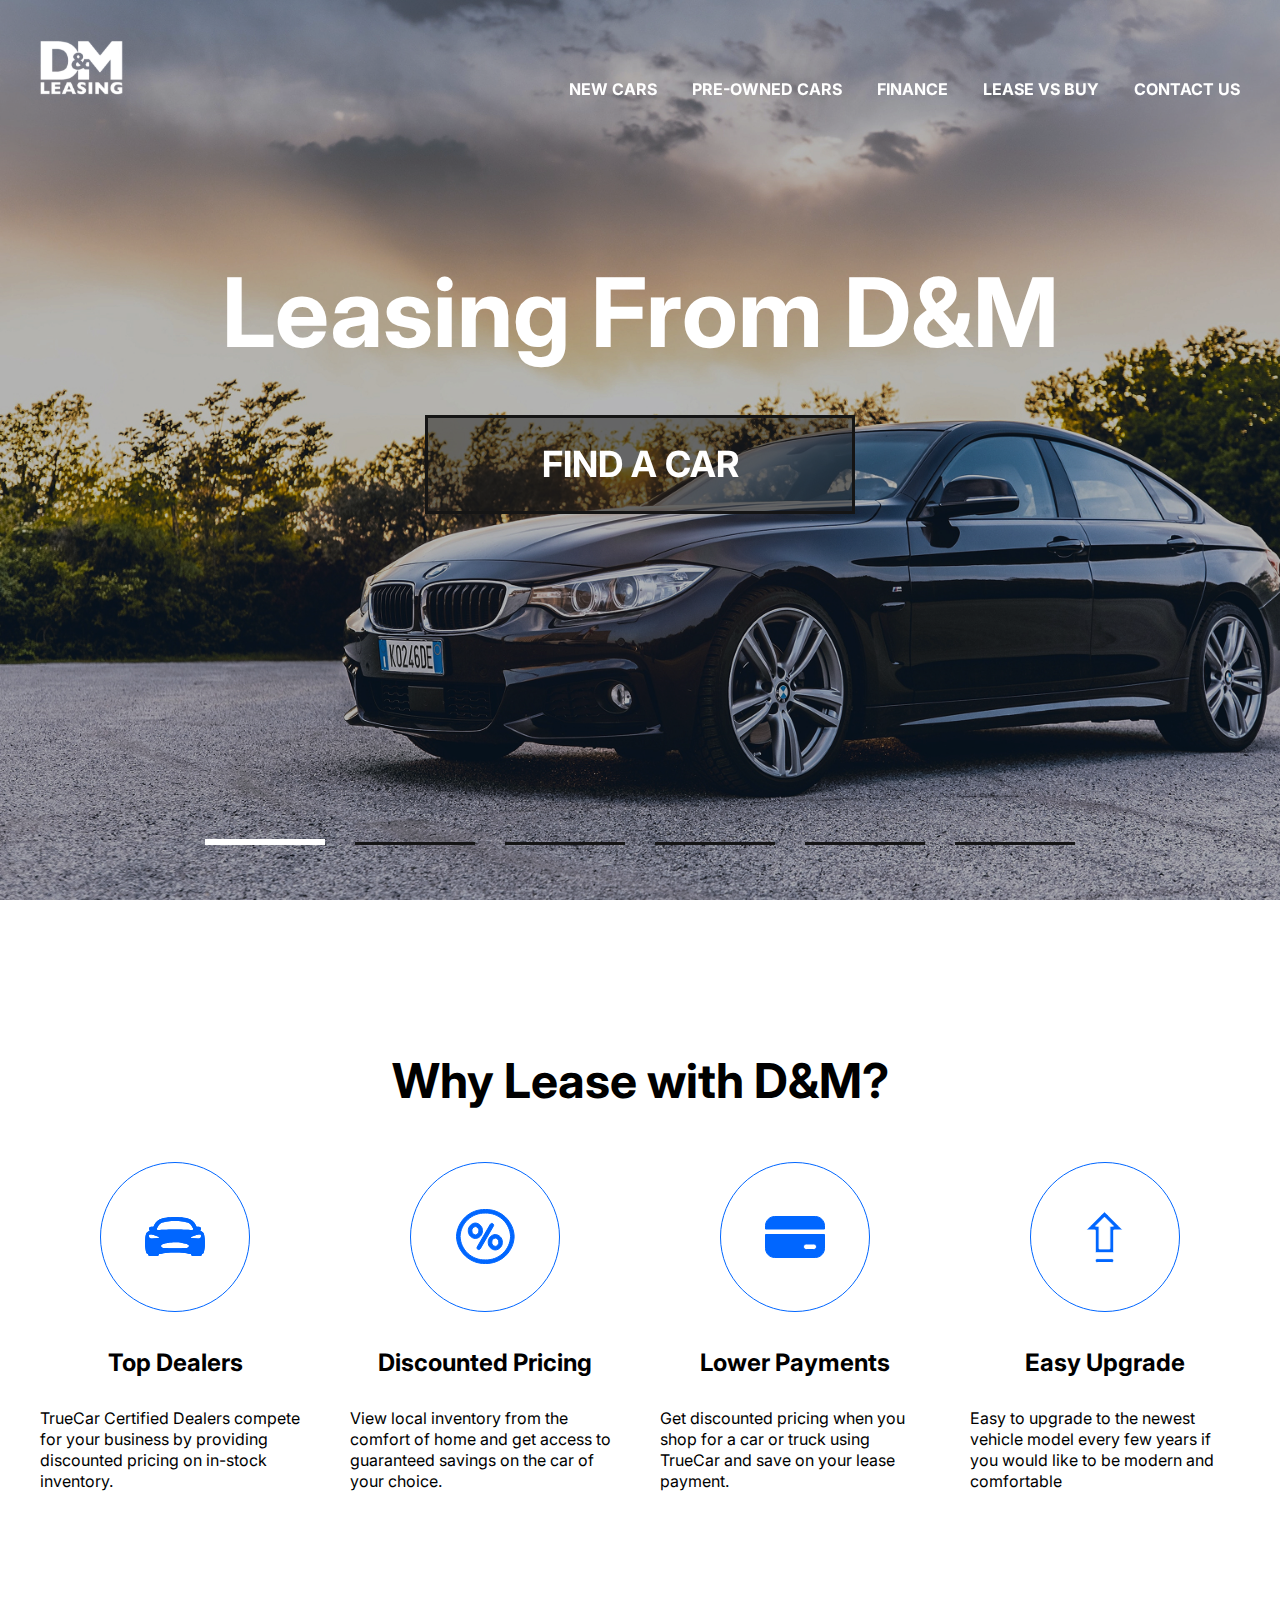
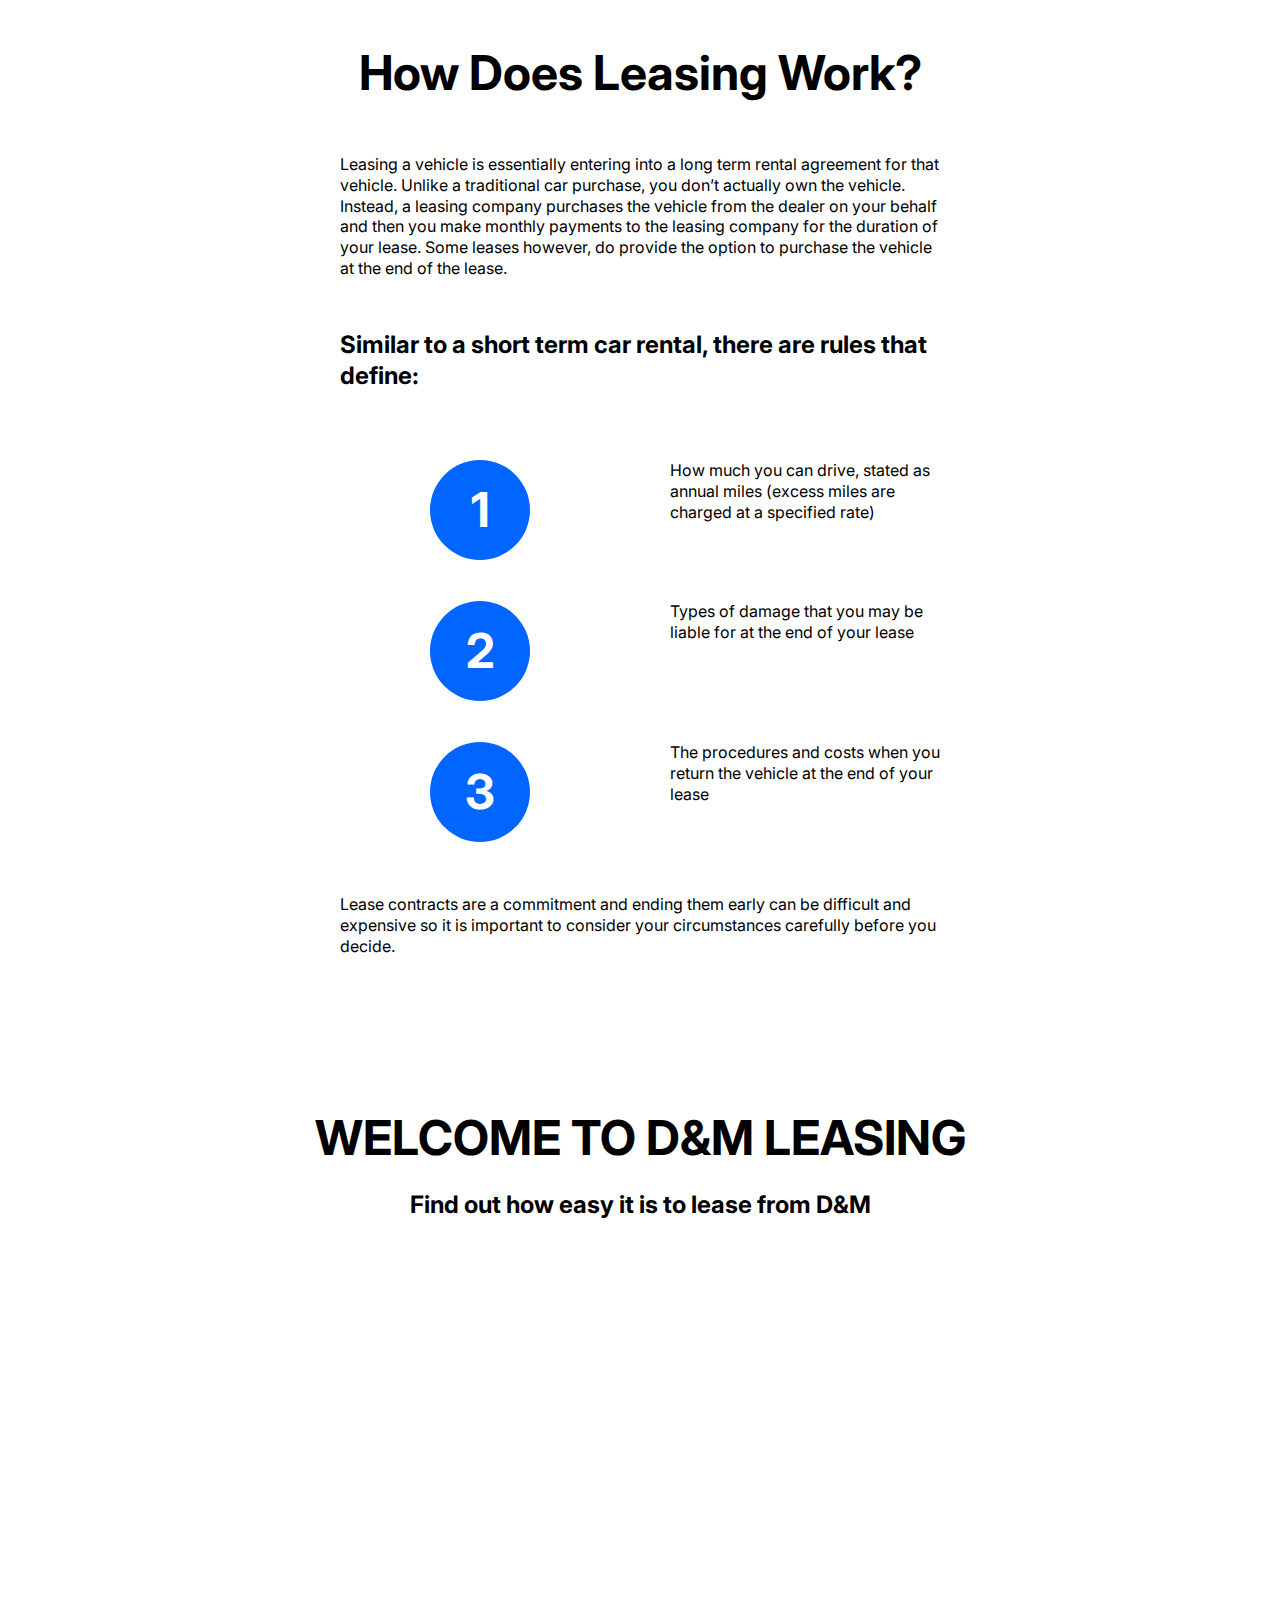
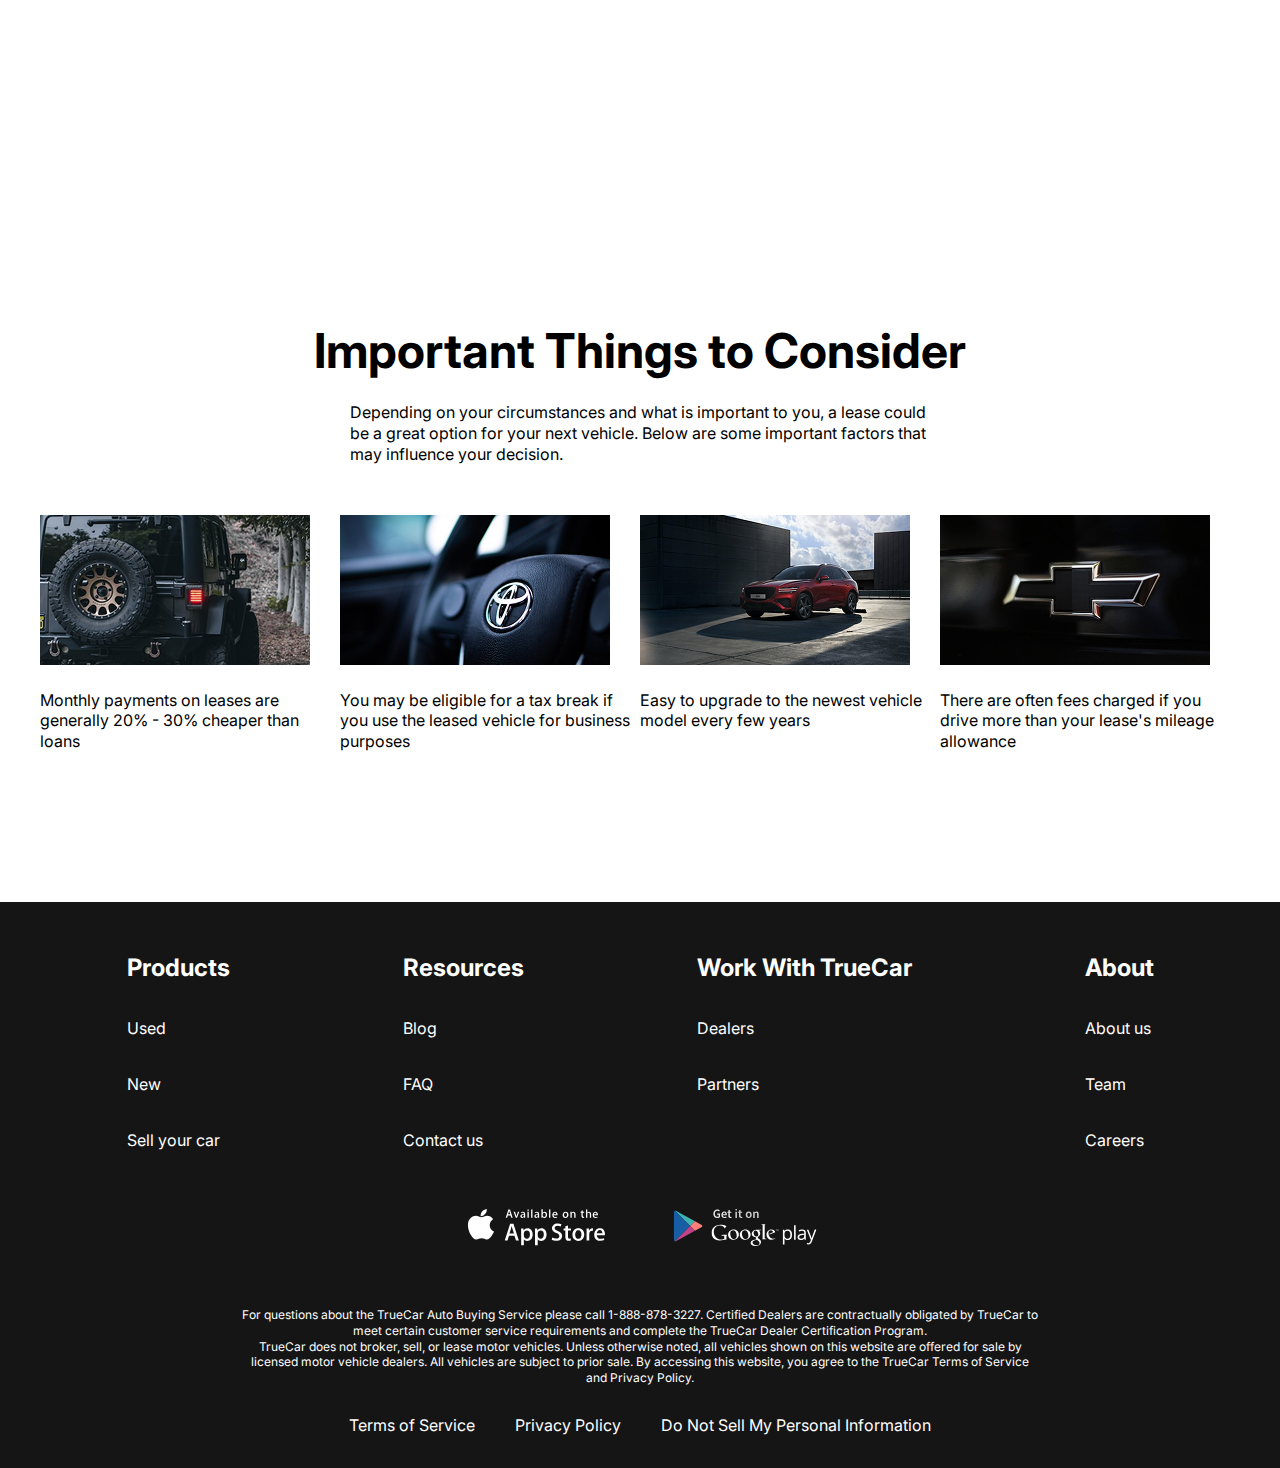
<file: index.html>
<!DOCTYPE html>
<html lang="en">
<head>
    <meta charset="UTF-8">
    <meta http-equiv="X-UA-Compatible" content="ie=edge">
    <meta name="viewport" content="width=device-width, initial-scale=1.0">
    <title>Lease Cars</title>
    <link rel="preconnect" href="https://fonts.googleapis.com">
    <link rel="preconnect" href="https://fonts.gstatic.com" crossorigin>
    <link href="https://fonts.googleapis.com/css2?family=Inter:ital,opsz,wght@0,14..32,100..900;1,14..32,100..900&display=swap" rel="stylesheet">
    <link rel="stylesheet" href="https://cdn.jsdelivr.net/npm/swiper@11/swiper-bundle.min.css">
    <link rel="stylesheet" href="css/style.css">
</head>
<body>
    <div class="wrapper">
        <header class="header header-main">
            <div class="container">
                <div class="header__inner">
                    <a href="index.html" class="logo">
                        <img src="images/logo.svg" alt="" class="logo__img">
                    </a>
                    <nav class="menu">
                        <button class="menu__btn">
                            <span></span>
                            <span></span>
                            <span></span>
                        </button>
                        <ul class="menu__list">
                            <li class="menu__list-item">
                                <a href="new-cars.html" class="menu__list-link">NEW CARS</a>
                            </li>
                            <li class="menu__list-item">
                                <a href="#" class="menu__list-link">PRE-OWNED CARS</a>
                            </li>
                            <li class="menu__list-item">
                                <a href="#" class="menu__list-link">FINANCE</a>
                            </li>
                            <li class="menu__list-item">
                                <a href="#" class="menu__list-link">LEASE VS BUY</a>
                            </li>
                            <li class="menu__list-item">
                                <a href="contacts.html" class="menu__list-link">CONTACT US</a>
                            </li>
                        </ul>
                    </nav>
                </div>
            </div>
        </header>
        <main class="main">
            <section class="top">
                <div class="container">
                    <h1 class="title">
                        Leasing From D&M
                    </h1>
                    <a href="new-cars.html" class="top__link">FIND A CAR</a>
                </div>
            </section>

            <div class="slider">
                <div class="swiper">
                    <div class="swiper-wrapper">
                        <div class="swiper-slide" style="background-image: url(images/slide-1.jpg);">

                        </div>
                        <div class="swiper-slide" style="background-image: url(images/slide-2.jpg);">

                        </div>
                        <div class="swiper-slide" style="background-image: url(images/slide-3.jpg);">

                        </div>
                        <div class="swiper-slide" style="background-image: url(images/slide-4.jpg);">

                        </div>
                        <div class="swiper-slide" style="background-image: url(images/slide-5.jpg);">

                        </div>
                        <div class="swiper-slide" style="background-image: url(images/slide-6.jpg);">

                        </div>

                    </div>
                    <div class="swiper-pagination"></div>
                </div>
            </div>

            <section class="why-lease">
                <div class="container">
                    <h2 class="section-title">
                        Why Lease with D&M?
                    </h2>
                    <ul class="why-lease__list">
                        <li class="why-lease__item">
                            <img class="why-lease__item-img" src="images/why-lease1.svg" alt="">
                            <h3 class="why-lease__item-title">
                                Top Dealers
                            </h3>
                            <p class="why-lease__item-text">
                                TrueCar Certified Dealers compete for your business by providing discounted pricing on in-stock inventory.
                            </p>
                        </li>
                        <li class="why-lease__item">
                            <img class="why-lease__item-img" src="images/why-lease2.svg" alt="">
                            <h3 class="why-lease__item-title">
                                Discounted Pricing
                            </h3>
                            <p class="why-lease__item-text">
                                View local inventory from the comfort of home and get access to guaranteed savings on the car of your choice.
                            </p>
                        </li>
                        <li class="why-lease__item">
                            <img class="why-lease__item-img" src="images/why-lease3.svg" alt="">
                            <h3 class="why-lease__item-title">
                                Lower Payments
                            </h3>
                            <p class="why-lease__item-text">
                                Get discounted pricing when you shop for a car or truck using TrueCar and save on your lease payment.
                            </p>
                        </li>
                        <li class="why-lease__item">
                            <img class="why-lease__item-img" src="images/why-lease4.svg" alt="">
                            <h3 class="why-lease__item-title">
                                Easy Upgrade
                            </h3>
                            <p class="why-lease__item-text">
                                Easy to upgrade to the newest vehicle model every few years if you would like to be modern and comfortable
                            </p>
                        </li>
                    </ul>
                </div>
            </section>

            <section class="how-does">
                <div class="container">
                    <div class="how-does__inner">
                        <h2 class="section-title">
                            How Does Leasing Work?
                        </h2>
                        <p class="how-does__text">
                            Leasing a vehicle is essentially entering into a long term rental agreement for that vehicle. Unlike a traditional car purchase, you don’t actually own the vehicle. Instead, a leasing company purchases the vehicle from the dealer on your behalf and then you make monthly payments to the leasing company for the duration of your lease. Some leases however, do provide the option to purchase the vehicle at the end of the lease.
                        </p>
                        <h4 class="how__does-title">
                            Similar to a short term car rental, there are rules that define:
                        </h4>
                        <ol class="how__does-list">
                            <li class="how__does-item">
                                How much you can drive, stated as annual miles (excess miles are charged at a specified rate)
                            </li>
                            <li class="how__does-item">
                                Types of damage that you may be liable for at the end of your lease
                            </li>
                            <li class="how__does-item">
                                The procedures and costs when you return the vehicle at the end of your lease
                            </li>
                        </ol>


                        <p class="how-does__text">
                            Lease contracts are a commitment and ending them early can be difficult and expensive so it is important to consider your circumstances carefully before you decide.
                        </p>
                    </div>
                </div>
            </section>

            <section class="video">
                <div class="container">
                    <h2 class="section-title video__title">
                        WELCOME TO D&M LEASING
                    </h2>
                    <p class="video__text">
                        Find out how easy it is to lease from D&M
                    </p>
                    <iframe class="video__content" width="1000" height="500"
                            src="https://www.youtube.com/embed/InXNkhI1VG0?si=e_vPHAkFNASKL9-g&amp;controls=0"
                            title="YouTube video player" frameborder="0"
                            allow="accelerometer; autoplay; clipboard-write; encrypted-media; gyroscope; picture-in-picture; web-share"
                            referrerpolicy="strict-origin-when-cross-origin" allowfullscreen>
                    </iframe>
                </div>
            </section>

            <section class="important">
                <div class="container">
                    <h2 class="section-title important__title">
                        Important Things to Consider
                    </h2>
                    <p class="important__text">
                        Depending on your circumstances and what is important to you, a lease could be a great option for your next vehicle. Below are some important factors that may influence your decision.
                    </p>
                    <ul class="important__list">
                        <li class="important__item">
                            <img src="images/imp-1.jpg" alt="" class="important__item-img">
                            <p class="important__item-text">
                                Monthly payments on leases are generally 20% - 30% cheaper than loans
                            </p>
                        </li>
                        <li class="important__item">
                            <img src="images/imp-2.jpg" alt="" class="important__item-img">
                            <p class="important__item-text">
                                You may be eligible for a tax break if you use the leased vehicle for business purposes
                            </p>
                        </li>
                        <li class="important__item">
                            <img src="images/imp-3.jpg" alt="" class="important__item-img">
                            <p class="important__item-text">
                                Easy to upgrade to the newest vehicle model every few years
                            </p>
                        </li>
                        <li class="important__item">
                            <img src="images/imp-4.jpg" alt="" class="important__item-img">
                            <p class="important__item-text">
                                There are often fees charged if you drive more than your lease's mileage allowance
                            </p>
                        </li>
                    </ul>
                </div>
            </section>

        </main>
        <footer class="footer">
            <div class="container">
                <nav class="footer__menu">
                    <ul class="footer__menu-list">
                        <li class="footer__menu-item">
                            <p class="footer__menu-title">Products</p>
                        </li>
                        <li class="footer__menu-item">
                            <a href="#" class="footer__menu-link">Used</a>
                        </li>
                        <li class="footer__menu-item">
                            <a href="#" class="footer__menu-link">New</a>
                        </li>
                        <li class="footer__menu-item">
                            <a href="#" class="footer__menu-link">Sell your car</a>
                        </li>
                    </ul>
                    <ul class="footer__menu-list">
                        <li class="footer__menu-item">
                            <p class="footer__menu-title">Resources</p>
                        </li>
                        <li class="footer__menu-item">
                            <a href="#" class="footer__menu-link">Blog</a>
                        </li>
                        <li class="footer__menu-item">
                            <a href="#" class="footer__menu-link">FAQ</a>
                        </li>
                        <li class="footer__menu-item">
                            <a href="#" class="footer__menu-link">Contact us</a>
                        </li>
                    </ul>
                    <ul class="footer__menu-list">
                        <li class="footer__menu-item">
                            <p class="footer__menu-title">Work With TrueCar</p>
                        </li>
                        <li class="footer__menu-item">
                            <a href="#" class="footer__menu-link">Dealers</a>
                        </li>
                        <li class="footer__menu-item">
                            <a href="#" class="footer__menu-link">Partners</a>
                        </li>
                    </ul>
                    <ul class="footer__menu-list">
                        <li class="footer__menu-item">
                            <p class="footer__menu-title">About</p>
                        </li>
                        <li class="footer__menu-item">
                            <a href="#" class="footer__menu-link">About us</a>
                        </li>
                        <li class="footer__menu-item">
                            <a href="#" class="footer__menu-link">Team</a>
                        </li>
                        <li class="footer__menu-item">
                            <a href="#" class="footer__menu-link">Careers</a>
                        </li>
                    </ul>
                </nav>
                <ul class="app">
                    <li class="app__item">
                        <a href="#" class="app__item-link">
                            <img class="app__item-img" src="images/appstore.svg" alt="">
                        </a>
                    </li>
                    <li class="app__item">
                        <a href="#" class="app__item-link">
                            <img class="app__item-img" src="images/googleplay.svg" alt="">
                        </a>
                    </li>
                </ul>
                <div class="footer__copy">
                    <p class="footer__copy-text">
                        For questions about the TrueCar Auto Buying Service please call 1-888-878-3227.
                        Certified Dealers are contractually obligated by TrueCar to meet certain customer service requirements and complete the TrueCar Dealer Certification Program.
                    </p>
                    <p class="footer__copy-text">
                    TrueCar does not broker, sell, or lease motor vehicles. Unless otherwise noted, all vehicles shown on this website are offered for sale by licensed motor vehicle dealers. All vehicles are subject to prior sale. By accessing this website, you agree to the TrueCar Terms of Service and Privacy Policy.
                    </p>
                </div>
                <nav class="copy__nav">
                    <ul class="copy__nav-list">
                        <li class="copy__nav-item">
                            <a href="#" class="copy__nav-link">Terms of Service</a>
                        </li>
                        <li class="copy__nav-item">
                            <a href="#" class="copy__nav-link">Privacy Policy</a>
                        </li>
                        <li class="copy__nav-item">
                            <a href="#" class="copy__nav-link">Do Not Sell My Personal Information</a>
                        </li>
                    </ul>
                </nav>
            </div>
        </footer>
    </div>

    <script src="https://cdn.jsdelivr.net/npm/swiper@11/swiper-bundle.min.js"></script>
    <script src="js/main.js"></script>
</body>
</html>
</file>
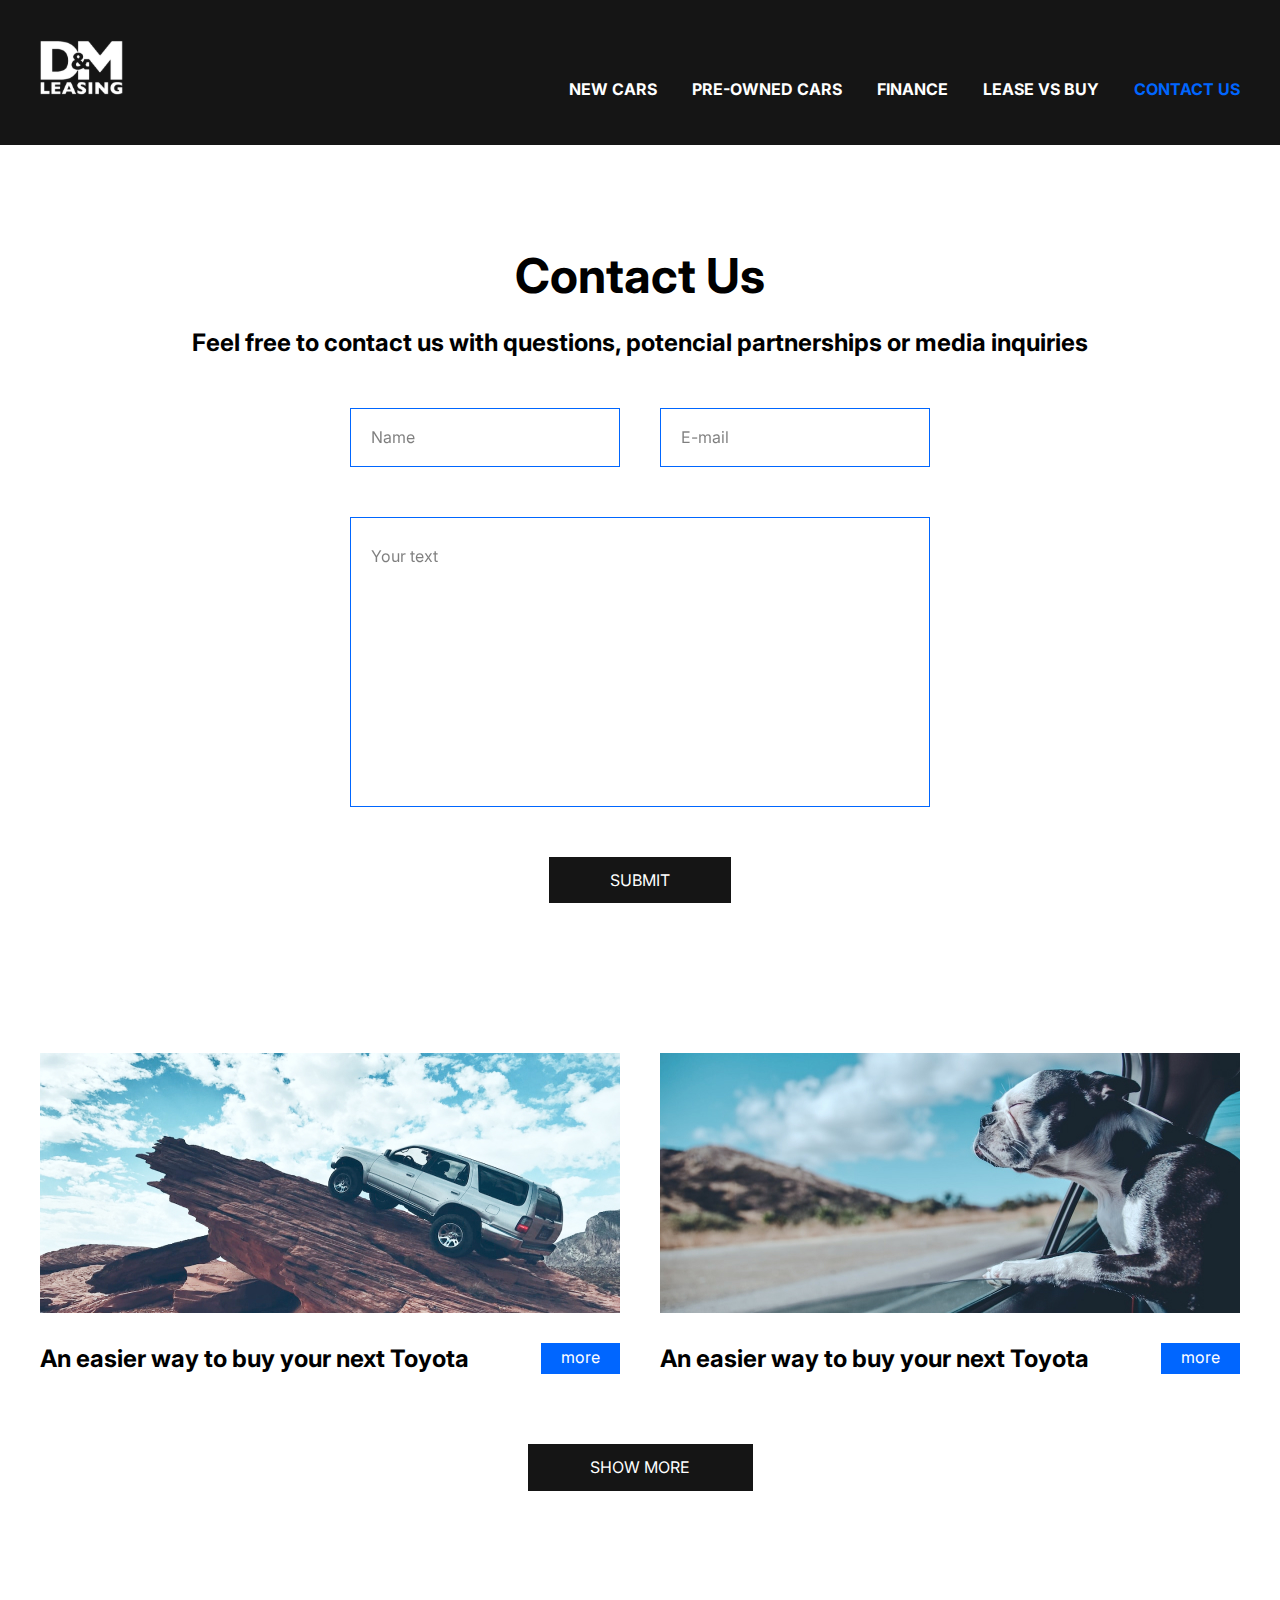
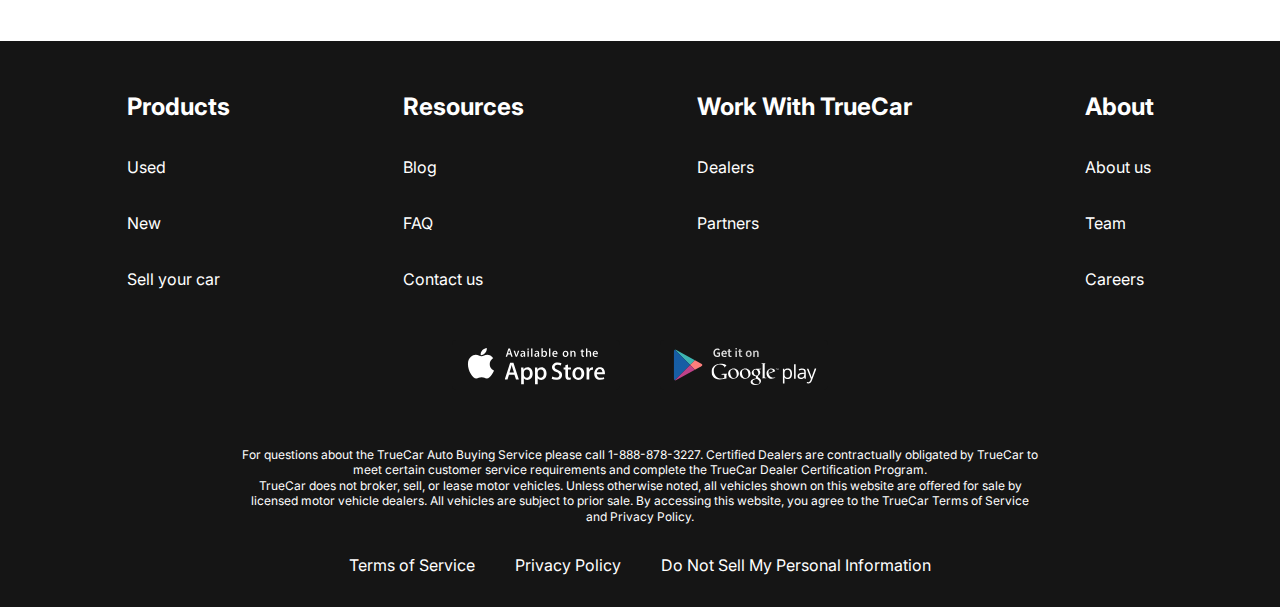
<file: contacts.html>
<!DOCTYPE html>
<html lang="en">
<head>
    <meta charset="UTF-8">
    <meta http-equiv="X-UA-Compatible" content="ie=edge">
    <meta name="viewport" content="width=device-width, initial-scale=1.0">
    <title>Lease Cars</title>
    <link rel="preconnect" href="https://fonts.googleapis.com">
    <link rel="preconnect" href="https://fonts.gstatic.com" crossorigin>
    <link href="https://fonts.googleapis.com/css2?family=Inter:ital,opsz,wght@0,14..32,100..900;1,14..32,100..900&display=swap" rel="stylesheet">
    <link rel="stylesheet" href="css/style.css">
</head>
<body>
    <div class="wrapper">
        <header class="header">
            <div class="container">
                <div class="header__inner">
                    <a href="index.html" class="logo">
                        <img src="images/logo.svg" alt="" class="logo__img">
                    </a>
                    <nav class="menu">
                        <button class="menu__btn">
                            <span></span>
                            <span></span>
                            <span></span>
                        </button>
                        <ul class="menu__list">
                            <li class="menu__list-item">
                                <a href="new-cars.html" class="menu__list-link">NEW CARS</a>
                            </li>
                            <li class="menu__list-item">
                                <a href="#" class="menu__list-link">PRE-OWNED CARS</a>
                            </li>
                            <li class="menu__list-item">
                                <a href="#" class="menu__list-link">FINANCE</a>
                            </li>
                            <li class="menu__list-item">
                                <a href="#" class="menu__list-link">LEASE VS BUY</a>
                            </li>
                            <li class="menu__list-item">
                                <a href="contacts.html" class="menu__list-link menu__list-link--active">CONTACT US</a>
                            </li>
                        </ul>
                    </nav>
                </div>
            </div>
        </header>
        <main class="main">
            <section class="contacts">
                <div class="container">
                    <h2 class="section-title contacts__title">Contact Us</h2>
                    <p class="contacts__text">
                        Feel free to contact us with questions, potencial partnerships or media inquiries
                    </p>
                    <form  class="form" action="#">
                        <input class="form__input" type="text" placeholder="Name">
                        <input class="form__input" type="email" placeholder="E-mail">
                        <textarea class="form__textarea" placeholder="Your text"></textarea>
                        <button class="form__btn" type="submit">SUBMIT</button>
                    </form>
                </div>
            </section>

            <section class="blog">
                <div class="container">
                    <div class="blog__items">
                        <div class="blog__item">
                            <img class="blog__item-img" src="images/blog-1.jpg" alt="">
                            <h4 class="blog__item-title">
                                An easier way to buy your next Toyota
                            </h4>
                            <a href="#" class="blog__item-link">more</a>
                        </div>
                        <div class="blog__item">
                            <img class="blog__item-img" src="images/blog-2.jpg" alt="">
                            <h4 class="blog__item-title">
                                An easier way to buy your next Toyota
                            </h4>
                            <a href="#" class="blog__item-link">more</a>
                        </div>
                    </div>
                    <a href="#" class="showmore-link">SHOW MORE</a>
                </div>
            </section>
        </main>
        <footer class="footer">
            <div class="container">
                <nav class="footer__menu">
                    <ul class="footer__menu-list">
                        <li class="footer__menu-item">
                            <p class="footer__menu-title">Products</p>
                        </li>
                        <li class="footer__menu-item">
                            <a href="#" class="footer__menu-link">Used</a>
                        </li>
                        <li class="footer__menu-item">
                            <a href="#" class="footer__menu-link">New</a>
                        </li>
                        <li class="footer__menu-item">
                            <a href="#" class="footer__menu-link">Sell your car</a>
                        </li>
                    </ul>
                    <ul class="footer__menu-list">
                        <li class="footer__menu-item">
                            <p class="footer__menu-title">Resources</p>
                        </li>
                        <li class="footer__menu-item">
                            <a href="#" class="footer__menu-link">Blog</a>
                        </li>
                        <li class="footer__menu-item">
                            <a href="#" class="footer__menu-link">FAQ</a>
                        </li>
                        <li class="footer__menu-item">
                            <a href="#" class="footer__menu-link">Contact us</a>
                        </li>
                    </ul>
                    <ul class="footer__menu-list">
                        <li class="footer__menu-item">
                            <p class="footer__menu-title">Work With TrueCar</p>
                        </li>
                        <li class="footer__menu-item">
                            <a href="#" class="footer__menu-link">Dealers</a>
                        </li>
                        <li class="footer__menu-item">
                            <a href="#" class="footer__menu-link">Partners</a>
                        </li>
                    </ul>
                    <ul class="footer__menu-list">
                        <li class="footer__menu-item">
                            <p class="footer__menu-title">About</p>
                        </li>
                        <li class="footer__menu-item">
                            <a href="#" class="footer__menu-link">About us</a>
                        </li>
                        <li class="footer__menu-item">
                            <a href="#" class="footer__menu-link">Team</a>
                        </li>
                        <li class="footer__menu-item">
                            <a href="#" class="footer__menu-link">Careers</a>
                        </li>
                    </ul>
                </nav>
                <ul class="app">
                    <li class="app__item">
                        <a href="#" class="app__item-link">
                            <img class="app__item-img" src="images/appstore.svg" alt="">
                        </a>
                    </li>
                    <li class="app__item">
                        <a href="#" class="app__item-link">
                            <img class="app__item-img" src="images/googleplay.svg" alt="">
                        </a>
                    </li>
                </ul>
                <div class="footer__copy">
                    <p class="footer__copy-text">
                        For questions about the TrueCar Auto Buying Service please call 1-888-878-3227.
                        Certified Dealers are contractually obligated by TrueCar to meet certain customer service requirements and complete the TrueCar Dealer Certification Program.
                    </p>
                    <p class="footer__copy-text">
                    TrueCar does not broker, sell, or lease motor vehicles. Unless otherwise noted, all vehicles shown on this website are offered for sale by licensed motor vehicle dealers. All vehicles are subject to prior sale. By accessing this website, you agree to the TrueCar Terms of Service and Privacy Policy.
                    </p>
                </div>
                <nav class="copy__nav">
                    <ul class="copy__nav-list">
                        <li class="copy__nav-item">
                            <a href="#" class="copy__nav-link">Terms of Service</a>
                        </li>
                        <li class="copy__nav-item">
                            <a href="#" class="copy__nav-link">Privacy Policy</a>
                        </li>
                        <li class="copy__nav-item">
                            <a href="#" class="copy__nav-link">Do Not Sell My Personal Information</a>
                        </li>
                    </ul>
                </nav>
            </div>
        </footer>
    </div>
    <script src="https://cdn.jsdelivr.net/npm/swiper@11/swiper-bundle.min.js"></script>
    <script src="js/main.js"></script>
</body>
</html>
</file>
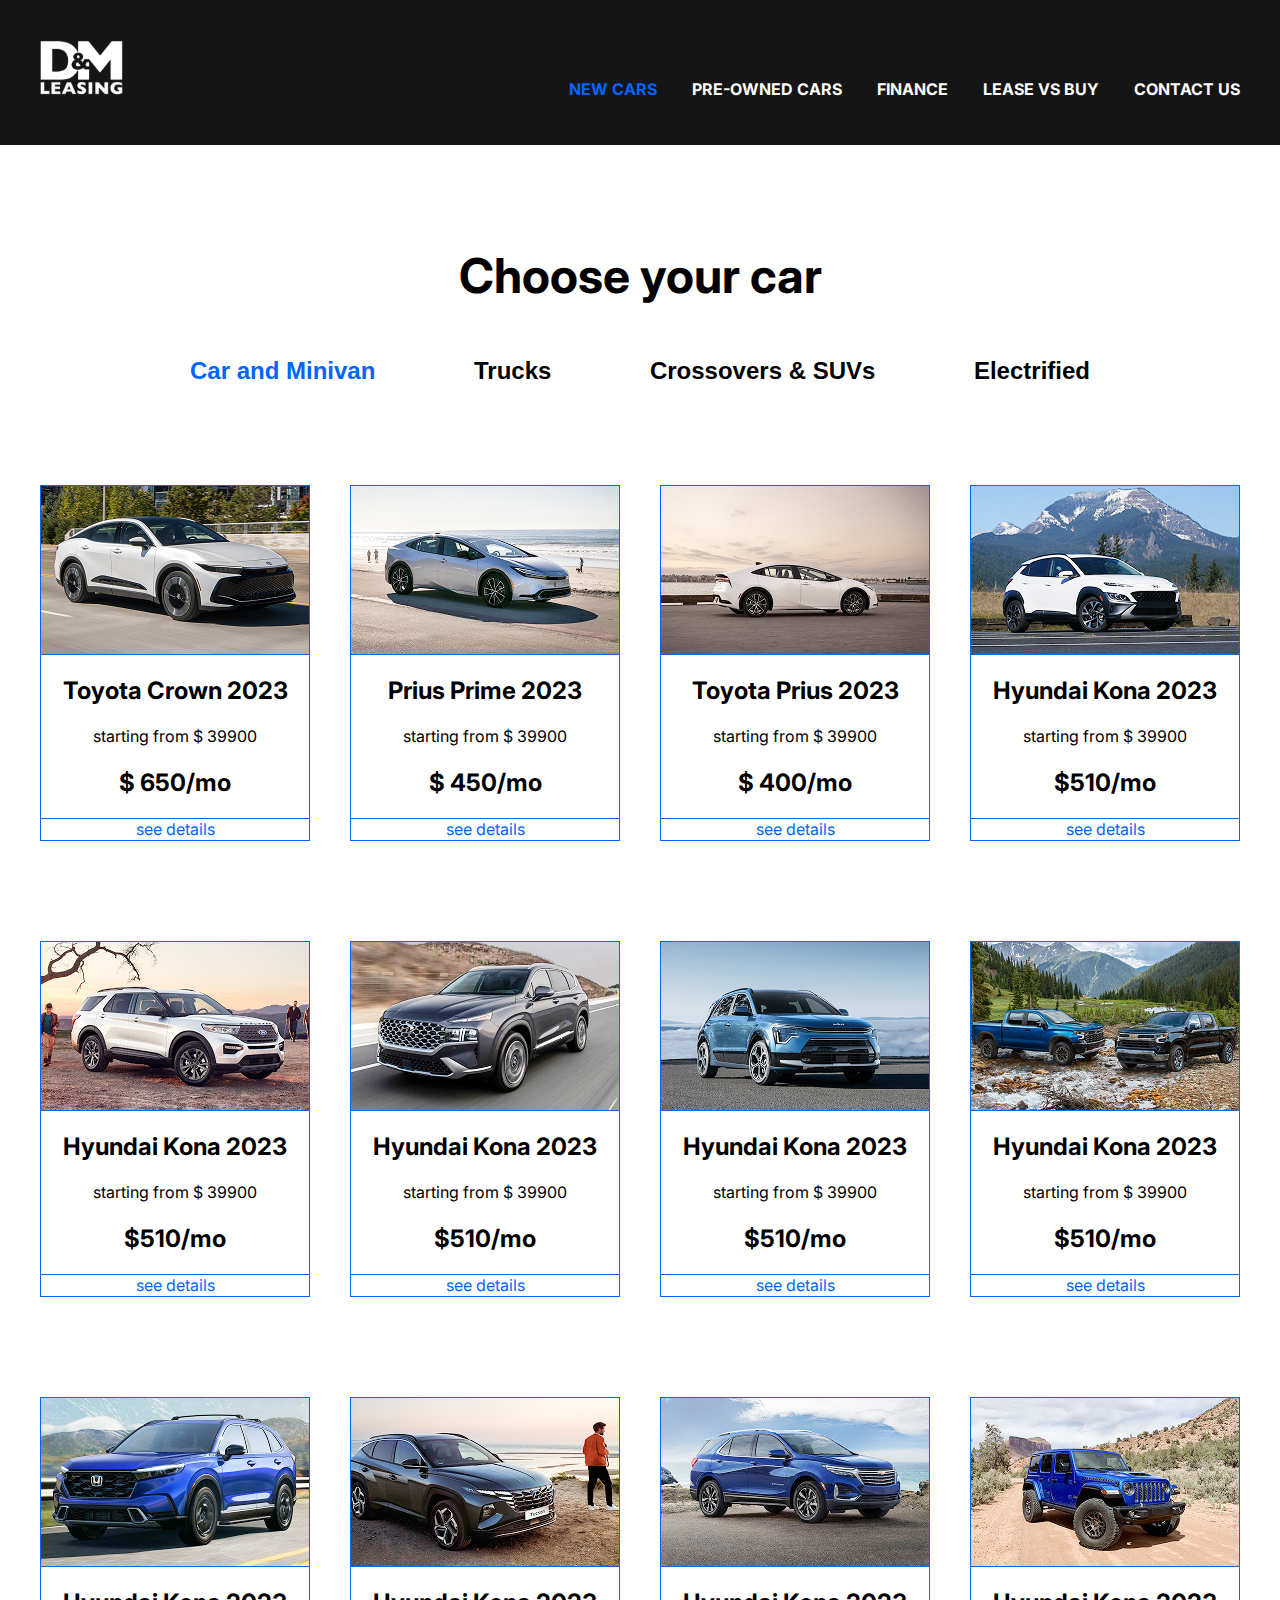
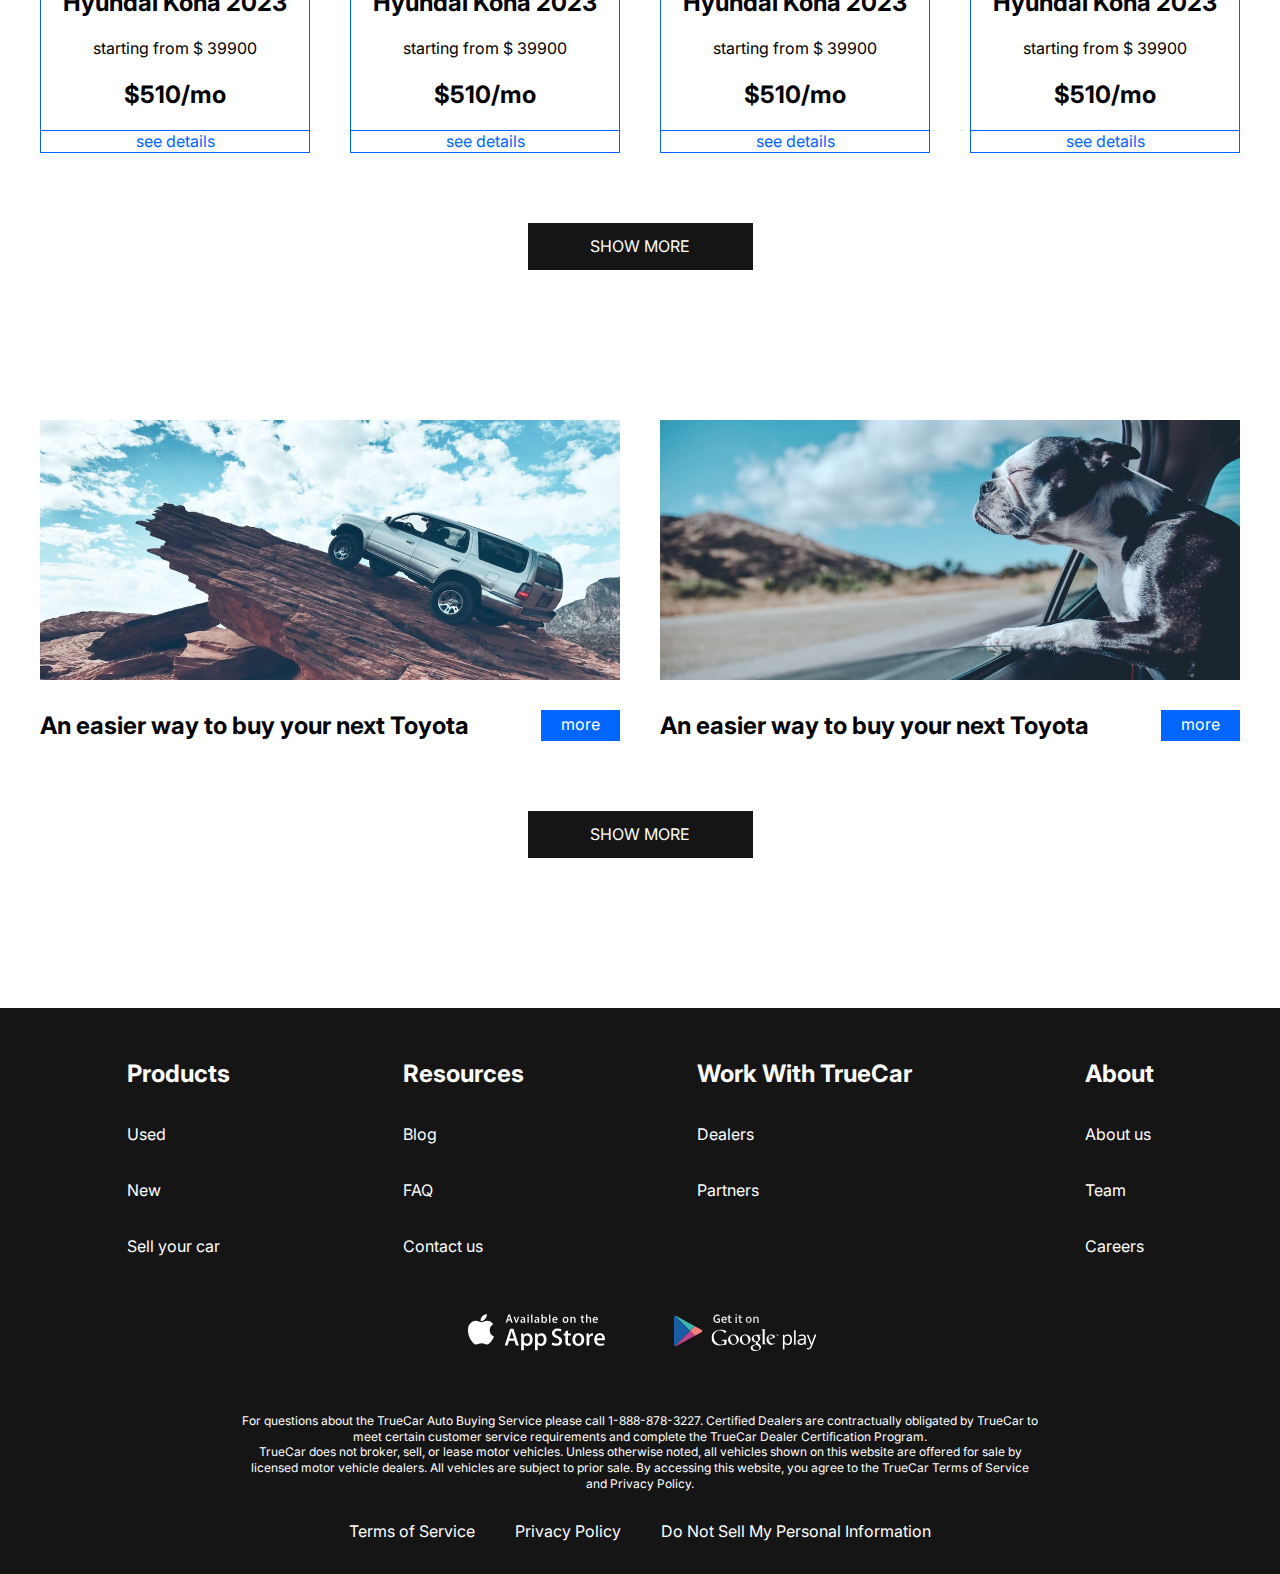
<file: new-cars.html>
<!DOCTYPE html>
<html lang="en">
<head>
    <meta charset="UTF-8">
    <meta http-equiv="X-UA-Compatible" content="ie=edge">
    <meta name="viewport" content="width=device-width, initial-scale=1.0">
    <title>Lease Cars</title>
    <link rel="preconnect" href="https://fonts.googleapis.com">
    <link rel="preconnect" href="https://fonts.gstatic.com" crossorigin>
    <link href="https://fonts.googleapis.com/css2?family=Inter:ital,opsz,wght@0,14..32,100..900;1,14..32,100..900&display=swap" rel="stylesheet">
    <link rel="stylesheet" href="https://cdn.jsdelivr.net/npm/swiper@11/swiper-bundle.min.css">
    <link rel="stylesheet" href="css/style.css">
</head>
<body>
    <div class="wrapper">
        <header class="header">
            <div class="container">
                <div class="header__inner">
                    <a href="index.html" class="logo">
                        <img src="images/logo.svg" alt="" class="logo__img">
                    </a>
                    <nav class="menu">
                        <button class="menu__btn">
                            <span></span>
                            <span></span>
                            <span></span>
                        </button>
                        <ul class="menu__list">
                            <li class="menu__list-item">
                                <a href="new-cars.html" class="menu__list-link menu__list-link--active">NEW CARS</a>
                            </li>
                            <li class="menu__list-item">
                                <a href="#" class="menu__list-link">PRE-OWNED CARS</a>
                            </li>
                            <li class="menu__list-item">
                                <a href="#" class="menu__list-link">FINANCE</a>
                            </li>
                            <li class="menu__list-item">
                                <a href="#" class="menu__list-link">LEASE VS BUY</a>
                            </li>
                            <li class="menu__list-item">
                                <a href="contacts.html" class="menu__list-link">CONTACT US</a>
                            </li>
                        </ul>
                    </nav>
                </div>
            </div>
        </header>
        <main class="main">

            <section class="choose">
                <div class="container">
                    <h2 class="section-title">Choose your car</h2>
                    <div class="tabs">
                        <div class="tabs__btn">
                            <button class="tabs__btn-item tabs__btn-item--active" data-button="content-1">Car and Minivan</button>
                            <button class="tabs__btn-item" data-button="content-2">Trucks</button>
                            <button class="tabs__btn-item" data-button="content-3">Crossovers & SUVs</button>
                            <button class="tabs__btn-item" data-button="content-4">Electrified</button>
                        </div>
                        <div class="tabs__content">
                            <div class="tabs__content-item tabs__content-item--active" id="content-1">
                                <div class="card">
                                    <img class="card__img" src="images/card-1.jpg" alt="">
                                    <div class="card__content">
                                        <h4 class="card__title">Toyota Crown 2023</h4>
                                        <p class="card__text">starting from $ 39900</p>
                                        <p class="card__price">$ 650/mo</p>
                                    </div>
                                    <a href="#" class="card__link">see details</a>
                                </div>
                                <div class="card">
                                    <img class="card__img" src="images/card-2.jpg" alt="">
                                    <div class="card__content">
                                        <h4 class="card__title">Prius Prime 2023</h4>
                                        <p class="card__text">starting from $ 39900</p>
                                        <p class="card__price"> $ 450/mo</p>
                                    </div>
                                    <a href="#" class="card__link">see details</a>
                                </div>
                                <div class="card">
                                    <img class="card__img" src="images/card-3.jpg" alt="">
                                    <div class="card__content">
                                        <h4 class="card__title">Toyota Prius 2023</h4>
                                        <p class="card__text">starting from $ 39900</p>
                                        <p class="card__price"> $ 400/mo</p>
                                    </div>
                                    <a href="#" class="card__link">see details</a>
                                </div>
                                <div class="card">
                                    <img class="card__img" src="images/card-4.jpg" alt="">
                                    <div class="card__content">
                                        <h4 class="card__title">Hyundai Kona 2023</h4>
                                        <p class="card__text">starting from $ 39900</p>
                                        <p class="card__price">$510/mo</p>
                                    </div>
                                    <a href="#" class="card__link">see details</a>
                                </div>
                                <div class="card">
                                    <img class="card__img" src="images/card-5.jpg" alt="">
                                    <div class="card__content">
                                        <h4 class="card__title">Hyundai Kona 2023</h4>
                                        <p class="card__text">starting from $ 39900</p>
                                        <p class="card__price">$510/mo</p>
                                    </div>
                                    <a href="#" class="card__link">see details</a>
                                </div>
                                <div class="card">
                                    <img class="card__img" src="images/card-6.jpg" alt="">
                                    <div class="card__content">
                                        <h4 class="card__title">Hyundai Kona 2023</h4>
                                        <p class="card__text">starting from $ 39900</p>
                                        <p class="card__price">$510/mo</p>
                                    </div>
                                    <a href="#" class="card__link">see details</a>
                                </div>
                                <div class="card">
                                    <img class="card__img" src="images/card-7.jpg" alt="">
                                    <div class="card__content">
                                        <h4 class="card__title">Hyundai Kona 2023</h4>
                                        <p class="card__text">starting from $ 39900</p>
                                        <p class="card__price">$510/mo</p>
                                    </div>
                                    <a href="#" class="card__link">see details</a>
                                </div>
                                <div class="card">
                                    <img class="card__img" src="images/card-8.jpg" alt="">
                                    <div class="card__content">
                                        <h4 class="card__title">Hyundai Kona 2023</h4>
                                        <p class="card__text">starting from $ 39900</p>
                                        <p class="card__price">$510/mo</p>
                                    </div>
                                    <a href="#" class="card__link">see details</a>
                                </div>
                                <div class="card">
                                    <img class="card__img" src="images/card-9.jpg" alt="">
                                    <div class="card__content">
                                        <h4 class="card__title">Hyundai Kona 2023</h4>
                                        <p class="card__text">starting from $ 39900</p>
                                        <p class="card__price">$510/mo</p>
                                    </div>
                                    <a href="#" class="card__link">see details</a>
                                </div>
                                <div class="card">
                                    <img class="card__img" src="images/card-10.jpg" alt="">
                                    <div class="card__content">
                                        <h4 class="card__title">Hyundai Kona 2023</h4>
                                        <p class="card__text">starting from $ 39900</p>
                                        <p class="card__price">$510/mo</p>
                                    </div>
                                    <a href="#" class="card__link">see details</a>
                                </div>
                                <div class="card">
                                    <img class="card__img" src="images/card-11.jpg" alt="">
                                    <div class="card__content">
                                        <h4 class="card__title">Hyundai Kona 2023</h4>
                                        <p class="card__text">starting from $ 39900</p>
                                        <p class="card__price">$510/mo</p>
                                    </div>
                                    <a href="#" class="card__link">see details</a>
                                </div>
                                <div class="card">
                                    <img class="card__img" src="images/card-12.jpg" alt="">
                                    <div class="card__content">
                                        <h4 class="card__title">Hyundai Kona 2023</h4>
                                        <p class="card__text">starting from $ 39900</p>
                                        <p class="card__price">$510/mo</p>
                                    </div>
                                    <a href="#" class="card__link">see details</a>
                                </div>
                            </div>
                            <div class="tabs__content-item" id="content-2">
                                <div class="card">
                                    <img class="card__img" src="images/card-4.jpg" alt="">
                                    <div class="card__content">
                                        <h4 class="card__title">Hyundai Kona 2023</h4>
                                        <p class="card__text">starting from $ 39900</p>
                                        <p class="card__price">$510/mo</p>
                                    </div>
                                    <a href="#" class="card__link">see details</a>
                                </div>
                                <div class="card">
                                    <img class="card__img" src="images/card-1.jpg" alt="">
                                    <div class="card__content">
                                        <h4 class="card__title">Toyota Crown 2023</h4>
                                        <p class="card__text">starting from $ 39900</p>
                                        <p class="card__price">$ 650/mo</p>
                                    </div>
                                    <a href="#" class="card__link">see details</a>
                                </div>
                                <div class="card">
                                    <img class="card__img" src="images/card-2.jpg" alt="">
                                    <div class="card__content">
                                        <h4 class="card__title">Prius Prime 2023</h4>
                                        <p class="card__text">starting from $ 39900</p>
                                        <p class="card__price"> $ 450/mo</p>
                                    </div>
                                    <a href="#" class="card__link">see details</a>
                                </div>
                                <div class="card">
                                    <img class="card__img" src="images/card-3.jpg" alt="">
                                    <div class="card__content">
                                        <h4 class="card__title">Toyota Prius 2023</h4>
                                        <p class="card__text">starting from $ 39900</p>
                                        <p class="card__price"> $ 400/mo</p>
                                    </div>
                                    <a href="#" class="card__link">see details</a>
                                </div>
                                <div class="card">
                                    <img class="card__img" src="images/card-4.jpg" alt="">
                                    <div class="card__content">
                                        <h4 class="card__title">Hyundai Kona 2023</h4>
                                        <p class="card__text">starting from $ 39900</p>
                                        <p class="card__price">$510/mo</p>
                                    </div>
                                    <a href="#" class="card__link">see details</a>
                                </div>
                            </div>
                            <div class="tabs__content-item" id="content-3">
                                <div class="card">
                                    <img class="card__img" src="images/card-3.jpg" alt="">
                                    <div class="card__content">
                                        <h4 class="card__title">Toyota Prius 2023</h4>
                                        <p class="card__text">starting from $ 39900</p>
                                        <p class="card__price"> $ 400/mo</p>
                                    </div>
                                    <a href="#" class="card__link">see details</a>
                                </div>
                                <div class="card">
                                    <img class="card__img" src="images/card-4.jpg" alt="">
                                    <div class="card__content">
                                        <h4 class="card__title">Hyundai Kona 2023</h4>
                                        <p class="card__text">starting from $ 39900</p>
                                        <p class="card__price">$510/mo</p>
                                    </div>
                                    <a href="#" class="card__link">see details</a>
                                </div>
                                <div class="card">
                                    <img class="card__img" src="images/card-5.jpg" alt="">
                                    <div class="card__content">
                                        <h4 class="card__title">Hyundai Kona 2023</h4>
                                        <p class="card__text">starting from $ 39900</p>
                                        <p class="card__price">$510/mo</p>
                                    </div>
                                    <a href="#" class="card__link">see details</a>
                                </div>
                                <div class="card">
                                    <img class="card__img" src="images/card-1.jpg" alt="">
                                    <div class="card__content">
                                        <h4 class="card__title">Toyota Crown 2023</h4>
                                        <p class="card__text">starting from $ 39900</p>
                                        <p class="card__price">$ 650/mo</p>
                                    </div>
                                    <a href="#" class="card__link">see details</a>
                                </div>
                                <div class="card">
                                    <img class="card__img" src="images/card-2.jpg" alt="">
                                    <div class="card__content">
                                        <h4 class="card__title">Prius Prime 2023</h4>
                                        <p class="card__text">starting from $ 39900</p>
                                        <p class="card__price"> $ 450/mo</p>
                                    </div>
                                    <a href="#" class="card__link">see details</a>
                                </div>
                                <div class="card">
                                    <img class="card__img" src="images/card-3.jpg" alt="">
                                    <div class="card__content">
                                        <h4 class="card__title">Toyota Prius 2023</h4>
                                        <p class="card__text">starting from $ 39900</p>
                                        <p class="card__price"> $ 400/mo</p>
                                    </div>
                                    <a href="#" class="card__link">see details</a>
                                </div>
                                <div class="card">
                                    <img class="card__img" src="images/card-4.jpg" alt="">
                                    <div class="card__content">
                                        <h4 class="card__title">Hyundai Kona 2023</h4>
                                        <p class="card__text">starting from $ 39900</p>
                                        <p class="card__price">$510/mo</p>
                                    </div>
                                    <a href="#" class="card__link">see details</a>
                                </div>
                                <div class="card">
                                    <img class="card__img" src="images/card-5.jpg" alt="">
                                    <div class="card__content">
                                        <h4 class="card__title">Hyundai Kona 2023</h4>
                                        <p class="card__text">starting from $ 39900</p>
                                        <p class="card__price">$510/mo</p>
                                    </div>
                                    <a href="#" class="card__link">see details</a>
                                </div>
                                <div class="card">
                                    <img class="card__img" src="images/card-6.jpg" alt="">
                                    <div class="card__content">
                                        <h4 class="card__title">Hyundai Kona 2023</h4>
                                        <p class="card__text">starting from $ 39900</p>
                                        <p class="card__price">$510/mo</p>
                                    </div>
                                    <a href="#" class="card__link">see details</a>
                                </div>
                                <div class="card">
                                    <img class="card__img" src="images/card-7.jpg" alt="">
                                    <div class="card__content">
                                        <h4 class="card__title">Hyundai Kona 2023</h4>
                                        <p class="card__text">starting from $ 39900</p>
                                        <p class="card__price">$510/mo</p>
                                    </div>
                                    <a href="#" class="card__link">see details</a>
                                </div>
                                <div class="card">
                                    <img class="card__img" src="images/card-8.jpg" alt="">
                                    <div class="card__content">
                                        <h4 class="card__title">Hyundai Kona 2023</h4>
                                        <p class="card__text">starting from $ 39900</p>
                                        <p class="card__price">$510/mo</p>
                                    </div>
                                    <a href="#" class="card__link">see details</a>
                                </div>
                            </div>
                            <div class="tabs__content-item" id="content-4">
                                <div class="card">
                                    <img class="card__img" src="images/card-7.jpg" alt="">
                                    <div class="card__content">
                                        <h4 class="card__title">Hyundai Kona 2023</h4>
                                        <p class="card__text">starting from $ 39900</p>
                                        <p class="card__price">$510/mo</p>
                                    </div>
                                    <a href="#" class="card__link">see details</a>
                                </div>
                                <div class="card">
                                    <img class="card__img" src="images/card-8.jpg" alt="">
                                    <div class="card__content">
                                        <h4 class="card__title">Hyundai Kona 2023</h4>
                                        <p class="card__text">starting from $ 39900</p>
                                        <p class="card__price">$510/mo</p>
                                    </div>
                                    <a href="#" class="card__link">see details</a>
                                </div>
                                <div class="card">
                                    <img class="card__img" src="images/card-9.jpg" alt="">
                                    <div class="card__content">
                                        <h4 class="card__title">Hyundai Kona 2023</h4>
                                        <p class="card__text">starting from $ 39900</p>
                                        <p class="card__price">$510/mo</p>
                                    </div>
                                    <a href="#" class="card__link">see details</a>
                                </div>
                                <div class="card">
                                    <img class="card__img" src="images/card-10.jpg" alt="">
                                    <div class="card__content">
                                        <h4 class="card__title">Hyundai Kona 2023</h4>
                                        <p class="card__text">starting from $ 39900</p>
                                        <p class="card__price">$510/mo</p>
                                    </div>
                                    <a href="#" class="card__link">see details</a>
                                </div>
                                <div class="card">
                                    <img class="card__img" src="images/card-1.jpg" alt="">
                                    <div class="card__content">
                                        <h4 class="card__title">Toyota Crown 2023</h4>
                                        <p class="card__text">starting from $ 39900</p>
                                        <p class="card__price">$ 650/mo</p>
                                    </div>
                                    <a href="#" class="card__link">see details</a>
                                </div>
                                <div class="card">
                                    <img class="card__img" src="images/card-2.jpg" alt="">
                                    <div class="card__content">
                                        <h4 class="card__title">Prius Prime 2023</h4>
                                        <p class="card__text">starting from $ 39900</p>
                                        <p class="card__price"> $ 450/mo</p>
                                    </div>
                                    <a href="#" class="card__link">see details</a>
                                </div>
                                <div class="card">
                                    <img class="card__img" src="images/card-3.jpg" alt="">
                                    <div class="card__content">
                                        <h4 class="card__title">Toyota Prius 2023</h4>
                                        <p class="card__text">starting from $ 39900</p>
                                        <p class="card__price"> $ 400/mo</p>
                                    </div>
                                    <a href="#" class="card__link">see details</a>
                                </div>
                                <div class="card">
                                    <img class="card__img" src="images/card-4.jpg" alt="">
                                    <div class="card__content">
                                        <h4 class="card__title">Hyundai Kona 2023</h4>
                                        <p class="card__text">starting from $ 39900</p>
                                        <p class="card__price">$510/mo</p>
                                    </div>
                                    <a href="#" class="card__link">see details</a>
                                </div>
                                <div class="card">
                                    <img class="card__img" src="images/card-5.jpg" alt="">
                                    <div class="card__content">
                                        <h4 class="card__title">Hyundai Kona 2023</h4>
                                        <p class="card__text">starting from $ 39900</p>
                                        <p class="card__price">$510/mo</p>
                                    </div>
                                    <a href="#" class="card__link">see details</a>
                                </div>
                                <div class="card">
                                    <img class="card__img" src="images/card-6.jpg" alt="">
                                    <div class="card__content">
                                        <h4 class="card__title">Hyundai Kona 2023</h4>
                                        <p class="card__text">starting from $ 39900</p>
                                        <p class="card__price">$510/mo</p>
                                    </div>
                                    <a href="#" class="card__link">see details</a>
                                </div>
                            </div>

                        </div>
                    </div>
                    
                    <a href="#" class="showmore-link">SHOW MORE</a>
                </div>
            </section>

            <section class="blog">
                <div class="container">
                    <div class="blog__items">
                        <div class="blog__item">
                            <img class="blog__item-img" src="images/blog-1.jpg" alt="">
                            <h4 class="blog__item-title">
                                An easier way to buy your next Toyota
                            </h4>
                            <a href="#" class="blog__item-link">more</a>
                        </div>
                        <div class="blog__item">
                            <img class="blog__item-img" src="images/blog-2.jpg" alt="">
                            <h4 class="blog__item-title">
                                An easier way to buy your next Toyota
                            </h4>
                            <a href="#" class="blog__item-link">more</a>
                        </div>
                    </div>
                    <a href="#" class="showmore-link">SHOW MORE</a>
                </div>
            </section>

        </main>
        <footer class="footer">
            <div class="container">
                <nav class="footer__menu">
                    <ul class="footer__menu-list">
                        <li class="footer__menu-item">
                            <p class="footer__menu-title">Products</p>
                        </li>
                        <li class="footer__menu-item">
                            <a href="#" class="footer__menu-link">Used</a>
                        </li>
                        <li class="footer__menu-item">
                            <a href="#" class="footer__menu-link">New</a>
                        </li>
                        <li class="footer__menu-item">
                            <a href="#" class="footer__menu-link">Sell your car</a>
                        </li>
                    </ul>
                    <ul class="footer__menu-list">
                        <li class="footer__menu-item">
                            <p class="footer__menu-title">Resources</p>
                        </li>
                        <li class="footer__menu-item">
                            <a href="#" class="footer__menu-link">Blog</a>
                        </li>
                        <li class="footer__menu-item">
                            <a href="#" class="footer__menu-link">FAQ</a>
                        </li>
                        <li class="footer__menu-item">
                            <a href="#" class="footer__menu-link">Contact us</a>
                        </li>
                    </ul>
                    <ul class="footer__menu-list">
                        <li class="footer__menu-item">
                            <p class="footer__menu-title">Work With TrueCar</p>
                        </li>
                        <li class="footer__menu-item">
                            <a href="#" class="footer__menu-link">Dealers</a>
                        </li>
                        <li class="footer__menu-item">
                            <a href="#" class="footer__menu-link">Partners</a>
                        </li>
                    </ul>
                    <ul class="footer__menu-list">
                        <li class="footer__menu-item">
                            <p class="footer__menu-title">About</p>
                        </li>
                        <li class="footer__menu-item">
                            <a href="#" class="footer__menu-link">About us</a>
                        </li>
                        <li class="footer__menu-item">
                            <a href="#" class="footer__menu-link">Team</a>
                        </li>
                        <li class="footer__menu-item">
                            <a href="#" class="footer__menu-link">Careers</a>
                        </li>
                    </ul>
                </nav>
                <ul class="app">
                    <li class="app__item">
                        <a href="#" class="app__item-link">
                            <img class="app__item-img" src="images/appstore.svg" alt="">
                        </a>
                    </li>
                    <li class="app__item">
                        <a href="#" class="app__item-link">
                            <img class="app__item-img" src="images/googleplay.svg" alt="">
                        </a>
                    </li>
                </ul>
                <div class="footer__copy">
                    <p class="footer__copy-text">
                        For questions about the TrueCar Auto Buying Service please call 1-888-878-3227.
                        Certified Dealers are contractually obligated by TrueCar to meet certain customer service requirements and complete the TrueCar Dealer Certification Program.
                    </p>
                    <p class="footer__copy-text">
                    TrueCar does not broker, sell, or lease motor vehicles. Unless otherwise noted, all vehicles shown on this website are offered for sale by licensed motor vehicle dealers. All vehicles are subject to prior sale. By accessing this website, you agree to the TrueCar Terms of Service and Privacy Policy.
                    </p>
                </div>
                <nav class="copy__nav">
                    <ul class="copy__nav-list">
                        <li class="copy__nav-item">
                            <a href="#" class="copy__nav-link">Terms of Service</a>
                        </li>
                        <li class="copy__nav-item">
                            <a href="#" class="copy__nav-link">Privacy Policy</a>
                        </li>
                        <li class="copy__nav-item">
                            <a href="#" class="copy__nav-link">Do Not Sell My Personal Information</a>
                        </li>
                    </ul>
                </nav>
            </div>
        </footer>
    </div>
    <script src="https://cdn.jsdelivr.net/npm/swiper@11/swiper-bundle.min.js"></script>
    <script src="js/main.js"></script>
</body>
</html>
</file>
<file: css/style.css>
html {
    box-sizing: border-box;
}

*,
*::after,
*::before {
    box-sizing: inherit;
    margin: 0;
    padding: 0;
    /*outline: 1px solid red;*/
}

html,
body {
    height: 100%;
}

ul {
    list-style: none;
}

a {
    text-decoration: none;
    color: inherit;
}

.section-title {
    margin-bottom: 50px;
    font-size: 48px;
    font-weight: 700;
    text-align: center;
}

.wrapper {
    min-height: 100%;
    display: flex;
    flex-direction: column;
}

.container {
    width: 1220px;
    margin: 0 auto;
    padding: 0 10px;
}

body {
    font-family: 'Inter', sans-serif;
    font-size: 16px;
    font-weight: 400;
    line-height: 1.3;
}

.header {
    background-color: #151515;
}

.header-main {
    background-color: transparent;
    position: absolute;
    z-index: 10;
    left: 0;
    right: 0;
}

.header__inner {
    padding-top: 40px;
    padding-bottom: 45px;
    display: flex;
    justify-content: space-between;
    align-items: flex-end;
}

.menu__list {
    display: flex;
    gap: 35px;
}

.menu__list-link {
    color: #fff;
    font-weight: 700;
    text-transform: uppercase;
}

.menu__list-link--active {
    color: #0066FF;
}

.footer {
    background-color: #151515;
    color: #fff;
    padding: 50px 0 32px;
}

.footer__menu {
    display: flex;
    justify-content: space-around;
    margin-bottom: 50px;
}

.footer__menu-list {
    max-width: 250px;
}

.footer__menu-title {
    font-size: 24px;
    font-weight: 700;
}

/* + doesn't set padding to 1 element, set paddings from second element*/
.footer__menu-item + .footer__menu-item {
    margin-top: 15px;
    padding-top: 20px;
}

.app {
    display: flex;
    justify-content: center;
    gap: 40px;
    margin-bottom: 52px;
}

.footer__copy {
    max-width: 800px;
    margin: 0 auto 30px;
    text-align: center;
}

.copy__nav-list {
    display: flex;
    justify-content: center;
    gap: 40px;
}

.footer__copy-text {
    font-size: 12px;
}

.main {
    flex-grow: 1;
}

.top {
    color: #fff;
    text-align: center;
    padding-top: 250px;
    padding-bottom: 50px;
    position: absolute;
    z-index: 5;
    left: 0;
    right: 0;
}

.title {
    padding-bottom: 40px;
    font-size: 96px;
    font-weight: 700;

}

.top__link {
    background-color: rgba(21, 21, 21, 0.5);
    border: 3px solid #151515;
    padding: 23px;
    max-width: 430px;
    width: 100%;
    display: inline-block;
    text-transform: uppercase;
    font-size: 36px;
    font-weight: 700;
}

.swiper::after {
    content: '';
    background: rgba(21, 21, 21, 0.3);
    position: absolute;
    z-index: 5;
    left: 0;
    right: 0;
    top: 0;
    bottom: 0;
}

.swiper-slide {
    height: 100vh;
    background-repeat: no-repeat;
    background-size: cover;
    background-position: center;
}

.swiper-pagination-bullet {
    width: 120px;
    height: 3px;
    background-color: #151515;
    border-radius: 0;
    opacity: 1;
}

.swiper-pagination-horizontal.swiper-pagination-bullets .swiper-pagination-bullet {
    margin: 0 15px;
}

.swiper-pagination-bullets.swiper-pagination-horizontal {
    bottom: 50px;
}

.swiper-pagination-bullet-active {
    height: 6px;
    background-color: #fff;
}

.why-lease {
    padding: 150px 0;
}

.why-lease__list {
    display: grid;
    grid-template-columns: repeat(4, 1fr);
    gap: 40px;
    text-align: center;
}

.why-lease__item-img {
    margin-bottom: 30px;
}

.why-lease__item-title {
    margin-bottom: 30px;
    font-size: 24px;
    font-weight: 700;
}

.why-lease__item-text {
    text-align: left;
}

.how-does {
    padding-bottom: 150px;
}

.how-does__inner {
    max-width: 600px;
    margin: 0 auto;
}

.how__does-title {
    font-size: 24px;
    font-weight: 700;
    padding-top: 50px;
}

.how__does-list {
    padding: 50px 0 70px;
    counter-reset: myCounter;
}

.how__does-item {
    list-style-type: none;
    width: 270px;
    position: relative;
    margin-left: auto;
    box-sizing: content-box;
    padding: 19px 0 19px 240px;
    min-height: 63px;
}

.how__does-item + .how__does-item {
    margin-top: 40px;
}

.how__does-item::before {
    counter-increment: myCounter;
    content: counter(myCounter);
    position: absolute;
    display: flex;
    justify-content: center;
    align-items: center;
    background-color: #0066FF;
    color: #ffffff;
    font-size: 48px;
    font-weight: 700;
    width: 100px;
    height: 100px;
    border-radius: 50%;
    left: 0;
}

.video {
    padding-bottom: 150px;

}

.video__title {
    margin-bottom: 20px;
}

.video__text {
    font-size: 24px;
    font-weight: 700;
    padding-bottom: 50px;
    text-align: center;
}

.video__content {
    margin: 0 auto;
    display: block;
}

.important {
    padding-bottom: 150px;
}

.important__title {
    margin-bottom: 20px;
}

.important__text {
    max-width: 580px;
    margin: 0 auto 50px;
}

.important__list {
    display: grid;
    grid-template-columns: repeat(4, 1fr);
}

.important__item-img {
    margin-bottom: 20px;
}

.contacts {
    padding: 100px 0 150px;
}

.contacts__title {
    margin-bottom: 20px;
}

.contacts__text{
    text-align: center;
    font-weight: 700;
    font-size: 24px;
    margin-bottom: 50px;
    padding: 0 100px;
}

form {
    max-width: 580px;
    margin: 0 auto;
    display: flex;
    justify-content: space-between;
    flex-wrap: wrap;
}

.form__input {
    width: 270px;
    padding: 18px 20px;
    display: inline-block;
    border: 1px solid #0066FF;
    margin-bottom: 50px;
    font-family: 'Inter', sans-serif;
    font-size: 16px;
    font-weight: 400;
    line-height: 1.3;
    color: #000;
}

.form__input::placeholder,
.form__textarea::placeholder {
    font-family: 'Inter', sans-serif;
    font-size: 16px;
    font-weight: 400;
    line-height: 1.3;
    color: #000;
    opacity: 0.5;
}

.form__textarea {
    width: 100%;
    resize: none;
    padding: 28px 20px;
    height: 290px;
    font-family: 'Inter', sans-serif;
    font-size: 16px;
    font-weight: 400;
    line-height: 1.3;
    color: #000;
    margin-bottom: 50px;
    border: 1px solid #0066FF;
}

.form__btn {
    text-transform: uppercase;
    color: #fff;
    background-color: #151515;
    font-family: 'Inter', sans-serif;
    font-size: 16px;
    font-weight: 400;
    padding: 13px 61px;
    margin: 0 auto;
    border: none;
}

.blog {
    padding-bottom: 150px;
}

.blog__items {
    display: grid;
    grid-template-columns: repeat(2, 1fr);
    gap: 40px;
    margin-bottom: 70px;
}

.blog__item {
    display: flex;
    justify-content: space-between;
    flex-wrap: wrap;
}

.blog__item-img {
    margin-bottom: 30px;
    width: 100%;
}

.blog__item-title {
    flex-basis: 446px;
    font-size: 24px;
    font-weight: 700;
}

.blog__item-link {
    color: #fff;
    background-color: #0066FF;
    padding: 4px 20px;
}

.showmore-link {
    text-transform: uppercase;
    background-color: #151515;
    color: #ffffff;
    padding: 13px;
    width: 225px;
    margin: 0 auto;
    text-align: center;
    display: block;
}

.choose {
    padding: 100px 0 150px;
}

.tabs {
    margin-bottom: 70px;
}

.tabs__btn {
    padding: 0 150px 100px;
    display: flex;
    justify-content: space-between;
    gap: 80px;
}

.tabs__btn-item {
    font-size: 24px;
    font-weight: 700;
    cursor: pointer;
    border: none;
    background-color: transparent;
    padding: 0;
}

.tabs__btn-item--active {
    color: #0066FF;
}

.tabs__content-item {
    display: none;
    grid-template-columns: repeat(4, 1fr);
    gap: 100px 40px;
}

.tabs__content-item.tabs__content-item--active {
    display: grid;
}

.card {
    text-align: center;
}

.card__content {
    padding: 0 5px;
    border: 1px solid #0066FF;
    border-top: 0;
}

.card__img {
    display: block;
}

.card__title {
    padding-top: 20px;
    font-size: 24px;
    font-weight: 700;
    margin-bottom: 20px;
}

.card__text {
    margin-bottom: 20px;
}

.card__price {
    margin-bottom: 20px;
    font-size: 24px;
    font-weight: 700;
}

.card__link {
    display: block;
    color: #0066FF;
    border: 1px solid #0066FF;
    border-top: 0;
}

.menu__btn {
    width: 30px;
    height: 20px;
    display: none;
    flex-direction: column;
    justify-content: space-between;
    padding: 0;
    border: none;
    background-color: transparent;
    cursor: pointer;
}

.menu__btn span {
    height: 2px;
    background-color: #fff;
    width: 100%;
}

.card__img {
    width: 100%;
}

@media (max-width: 1180px) {
    .important__list {
        gap: 30px 20px;
    }
    .important__item-img {
        width: 100%;
    }
    .tabs__content-item {
        grid-template-columns: repeat(3, 1fr);
    }
}

@media (max-width: 1040px) {
    .video__content {
        width: 100%;
    }
    .tabs__btn {
        padding: 0 0 50px;
        gap: 20px;
    }
}

@media (max-width: 860px) {
    .why-lease__list {
        grid-template-columns: repeat(2, 1fr);
        gap: 20px;
    }
    .important__list {
        grid-template-columns: repeat(2, 1fr);
    }
    .menu__btn {
        display: flex;
    }
    .menu__btn,
    .logo {
        position: relative;
        z-index: 10;
    }
    .menu__list {
        position: absolute;
        z-index: 5;
        background-color: #151515;
        flex-direction: column;
        top: 0;
        left: 0;
        right: 0;
        bottom: 0;
        height: 100vh;
        align-items: center;
        padding-top: 200px;
        transform: translateY(-100%);
        transition: transform 0.3s ease-in-out;
    }
    .menu__list.menu__list--active {
        transform: translateY(0);
    }
    .tabs__content-item {
        grid-template-columns: repeat(2, 1fr);
    }
}

@media (max-width: 768px) {
    .title {
        font-size: 70px;
    }
    .top__link {
        max-width: 360px;
        padding: 16px;
        font-size: 28px;
    }
    .swiper-pagination-bullet {
        width: 60px;
    }
    .swiper-pagination-bullet-active {
        height: 4px;
    }
    .video__content {
        height: 400px;
    }
    .footer__menu {
        display: grid;
        grid-template-columns: repeat(2, 1fr);
        gap: 40px;
    }
}

@media (max-width: 650px) {
    .tabs__content-item {
        grid-template-columns: repeat(1, 1fr);
    }
    .tabs__btn-item {
        font-size: 18px;
    }
    .blog__items {
        grid-template-columns: repeat(1, 1fr);
    }
    .contacts {
        padding: 50px 0;
    }
    .form__input {
        width: 100%;
        margin-bottom: 30px;
    }
    .contacts__text {
        padding: 0;
    }
}

@media (max-width: 540px) {
    .title {
        font-size: 60px;
    }
    .top__link {
        font-size: 24px;
        max-width: 310px;
    }
    .swiper-pagination-horizontal.swiper-pagination-bullets .swiper-pagination-bullet {
        margin: 0 10px;
    }
    .swiper-pagination-bullet {
        width: 35px;
    }
    .why-lease__list {
        grid-template-columns: repeat(1, 1fr);
    }
    .why-lease {
        padding: 50px 0;
    }
    .section-title {
        font-size: 34px;
    }
    .how__does-list {
        padding: 30px 0 40px;
    }
    .how-does {
        padding-bottom: 50px;
    }
    .video {
        padding-bottom: 50px;
    }
    .video__content {
        height: 200px;
    }
    .how__does-item {
        padding: 65px 0 19px 0;
        margin-right: auto;
    }
    .how__does-item::before {
        right: 0;
        margin: 0 auto;
        font-size: 32px;
        width: 50px;
        height: 50px;
    }
    .important__list {
        grid-template-columns: repeat(1, 1fr);
    }
    .app,
    .copy__nav-list {
        flex-direction: column;
        align-items: center;
    }
    .copy__nav-list {
        gap: 20px;
    }
    .blog__item-title {
        margin-bottom: 10px;
    }
    .blog__item-link {
        margin-left: auto;
    }
    .tabs__btn {
        flex-direction: column;
    }
    .choose {
        padding: 50px 0;
    }
    .tabs__content-item {
        gap: 40px;
    }
    .blog {
        padding-bottom: 50px;
    }
}
</file>
